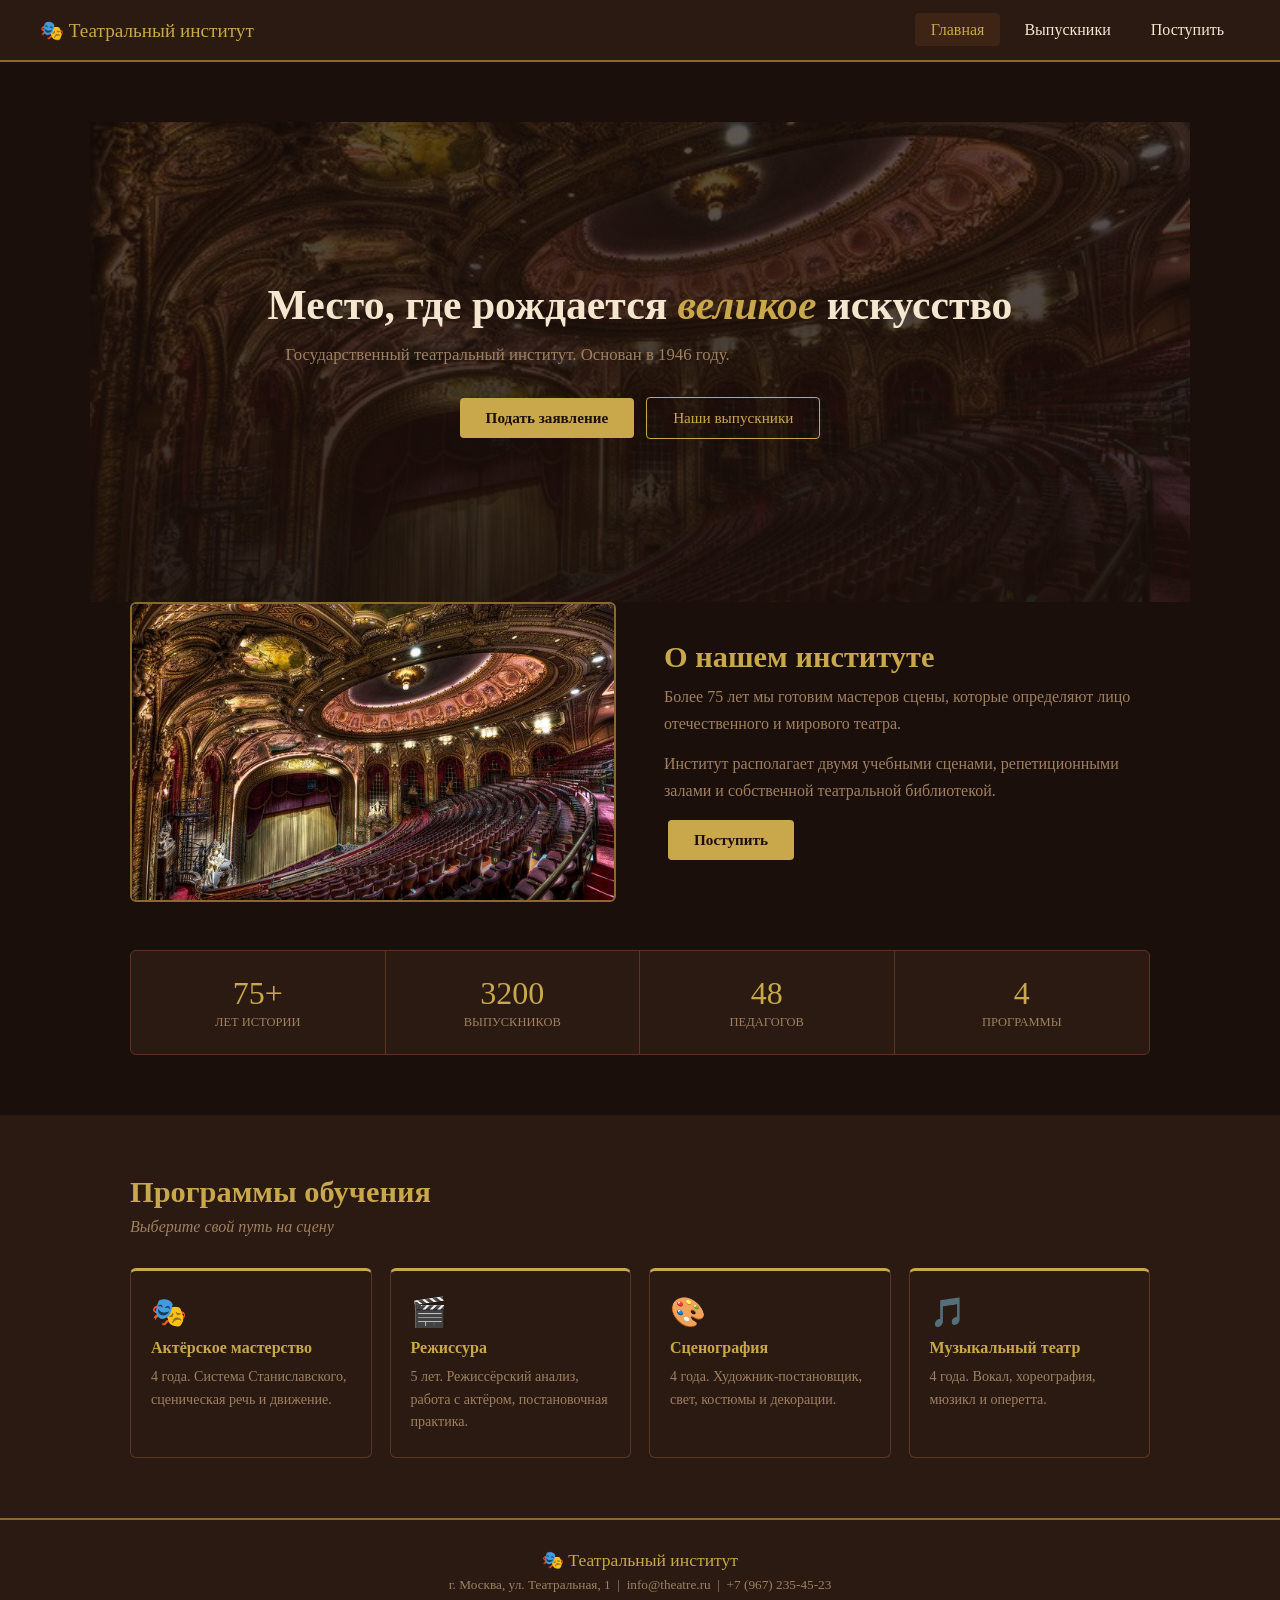
<file: frontend/index.html>
<!DOCTYPE html>
<html lang="ru">
<head>
    <meta charset="UTF-8">
    <title>Театральный институт</title>
    <link rel="stylesheet" href="style.css">
</head>
<body>

<header>
    <nav>
        <a href="index.html" class="logo">🎭 Театральный институт</a>
        <ul class="nav-links">
            <li><a href="index.html" class="active">Главная</a></li>
            <li><a href="graduates.html">Выпускники</a></li>
            <li><a href="apply.html">Поступить</a></li>
        </ul>
    </nav>
</header>

<main>

    <section class="hero" style="margin: 0 -40px;">
        <div>
            <h1>Место, где рождается <span>великое</span> искусство</h1>
            <p>Государственный театральный институт. Основан в 1946 году.</p>
            <a href="apply.html" class="btn btn-gold">Подать заявление</a>
            <a href="graduates.html" class="btn btn-outline">Наши выпускники</a>
        </div>
    </section>

    
    <div class="two-col">
        <img src="img/театр.jpg" alt="Сцена">
        <div>
            <h2 class="section-title">О нашем институте</h2>
            <p>Более 75 лет мы готовим мастеров сцены, которые определяют
            лицо отечественного и мирового театра.</p>
            <p>Институт располагает двумя учебными сценами, репетиционными
            залами и собственной театральной библиотекой.</p>
            

            <a href="apply.html" class="btn btn-gold">Поступить</a>
        </div>
    </div>

    <div class="stats">
        <div class="stat">
            <big>75+</big>
            <small>Лет истории</small>
        </div>
        <div class="stat">
            <big>3200</big>
            <small>Выпускников</small>
        </div>
        <div class="stat">
            <big>48</big>
            <small>Педагогов</small>
        </div>
        <div class="stat">
            <big>4</big>
            <small>Программы</small>
        </div>
    </div>

</main>

<div class="dark-section">
    <div class="inner">
        <h2 class="section-title">Программы обучения</h2>
        <p class="section-sub">Выберите свой путь на сцену</p>
        <div class="cards">
            <div class="card">
                <div class="icon">🎭</div>
                <h3>Актёрское мастерство</h3>
                <p>4 года. Система Станиславского, сценическая речь и движение.</p>
            </div>
            <div class="card">
                <div class="icon">🎬</div>
                <h3>Режиссура</h3>
                <p>5 лет. Режиссёрский анализ, работа с актёром, постановочная практика.</p>
            </div>
            <div class="card">
                <div class="icon">🎨</div>
                <h3>Сценография</h3>
                <p>4 года. Художник-постановщик, свет, костюмы и декорации.</p>
            </div>
            <div class="card">
                <div class="icon">🎵</div>
                <h3>Музыкальный театр</h3>
                <p>4 года. Вокал, хореография, мюзикл и оперетта.</p>
            </div>
        </div>
    </div>
</div>

<footer>
    <div class="logo">🎭 Театральный институт</div>
    <p>г. Москва, ул. Театральная, 1 &nbsp;|&nbsp; info@theatre.ru &nbsp;|&nbsp; +7 (967) 235-45-23</p>
</footer>

</body>
</html>
</file>
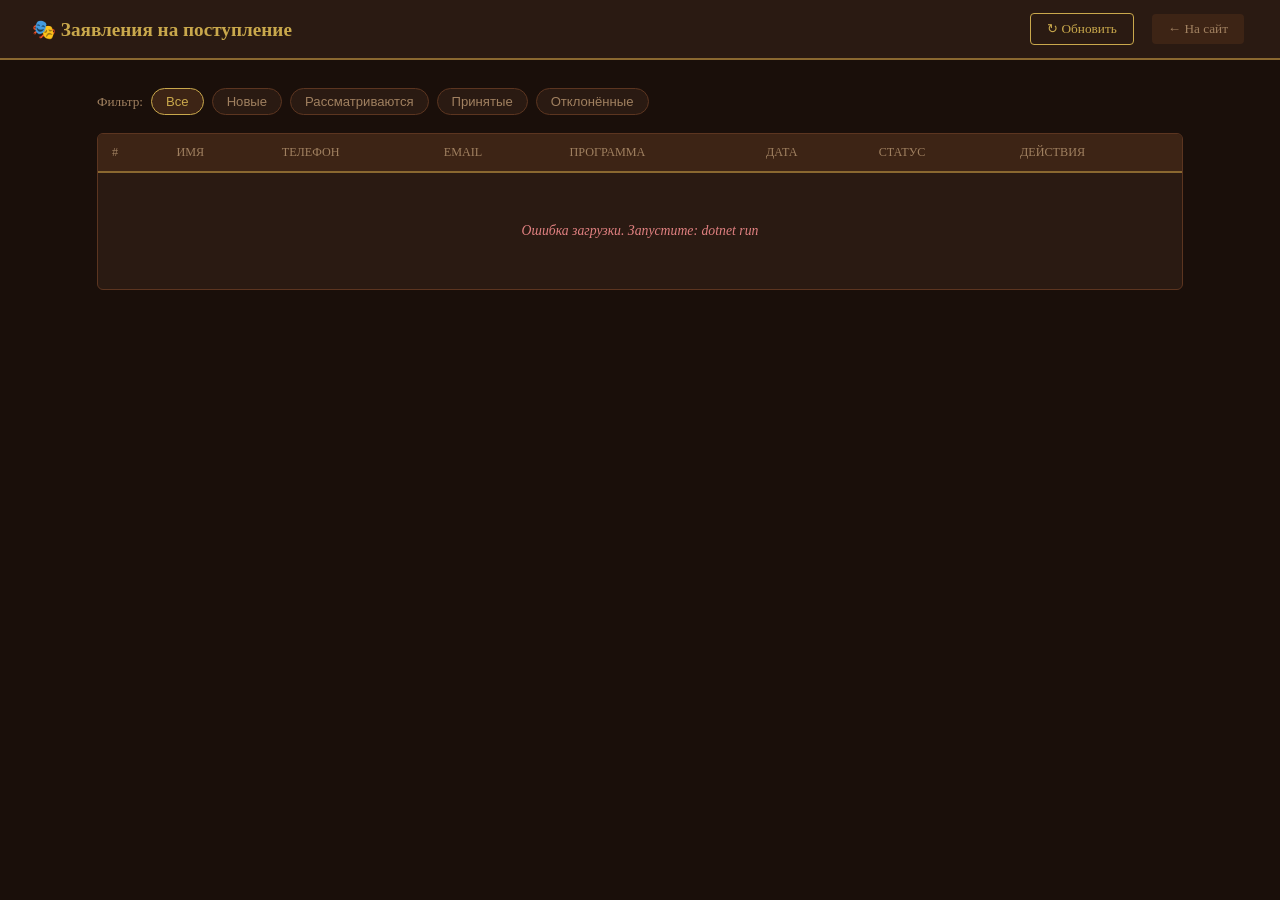
<file: frontend/admin.html>
<!DOCTYPE html>
<html lang="ru">
<head>
    <meta charset="UTF-8">
    <title>Админ — заявления</title>
    <link rel="stylesheet" href="style.css">
</head>
<body>

<div class="admin-header">
    <h1>🎭 Заявления на поступление</h1>
    <div style="display:flex; gap:10px; align-items:center;">
        <span id="count" style="color:#a08060; font-size:0.83rem;"></span>
        <button class="btn btn-outline" style="padding:7px 16px; font-size:0.83rem;" onclick="loadOrders()">↻ Обновить</button>
        <a href="index.html" class="btn" style="padding:7px 16px; font-size:0.83rem; background:#3d2415; color:#a08060;">← На сайт</a>
    </div>
</div>

<div class="admin-main">

    <div class="filters">
        <span>Фильтр:</span>
        <button class="f-btn on"  onclick="setFilter('all',               this)">Все</button>
        <button class="f-btn"     onclick="setFilter('Новая',             this)">Новые</button>
        <button class="f-btn"     onclick="setFilter('Рассматривается',   this)">Рассматриваются</button>
        <button class="f-btn"     onclick="setFilter('Принята',           this)">Принятые</button>
        <button class="f-btn"     onclick="setFilter('Отклонена',         this)">Отклонённые</button>
    </div>

    <div class="table-wrap">
        <table>
            <thead>
                <tr>
                    <th>#</th>
                    <th>Имя</th>
                    <th>Телефон</th>
                    <th>Email</th>
                    <th>Программа</th>
                    <th>Дата</th>
                    <th>Статус</th>
                    <th>Действия</th>
                </tr>
            </thead>
            <tbody id="ordersGrid">
                <tr><td colspan="8" class="empty">Загрузка...</td></tr>
            </tbody>
        </table>
    </div>

</div>

<script>
    const API = 'http://localhost:5002/api/applications';
    let orders = [];
    let currentFilter = 'all';

    async function loadOrders() {
        try {
            const res = await fetch(API);
            orders = await res.json();
            renderOrders(orders);
        } catch (error) {
            document.getElementById('ordersGrid').innerHTML =
                '<tr><td colspan="8" class="empty" style="color:#e08080;">Ошибка загрузки. Запустите: dotnet run</td></tr>';
        }
    }

    function setFilter(val, btn) {
        currentFilter = val;
        document.querySelectorAll('.f-btn').forEach(b => b.classList.remove('on'));
        btn.classList.add('on');
        const filtered = val === 'all' ? orders : orders.filter(o => o.status === val);
        renderOrders(filtered);
    }

    function getBadgeClass(status) {
        if (status === 'Новая')           return 'new';
        if (status === 'Рассматривается') return 'review';
        if (status === 'Принята')         return 'accepted';
        if (status === 'Отклонена')       return 'rejected';
        return 'new';
    }

    function renderOrders(list) {
        document.getElementById('count').textContent =
            'Показано: ' + list.length + ' из ' + orders.length;

        if (list.length === 0) {
            document.getElementById('ordersGrid').innerHTML =
                '<tr><td colspan="8" class="empty">Заявок нет.</td></tr>';
            return;
        }

        document.getElementById('ordersGrid').innerHTML = list
            .map(o => createRowHTML(o))
            .join('');
    }

    function createRowHTML(o) {
        const date = new Date(o.createdAt).toLocaleDateString('ru-RU');
        return `
            <tr>
                <td style="color:#a08060;">${o.id}</td>
                <td>${o.name}</td>
                <td style="color:#a08060;">${o.phone}</td>
                <td style="color:#a08060;">${o.email || '—'}</td>
                <td>${o.program}</td>
                <td style="color:#a08060;">${date}</td>
                <td><span class="badge ${getBadgeClass(o.status)}">${o.status}</span></td>
                <td><div class="acts">
                        <select onchange="changeStatus(${o.id}, this)">
                            <option value="">Статус ▾</option>
                            <option>Новая</option>
                            <option>Рассматривается</option>
                            <option>Принята</option>
                            <option>Отклонена</option>
                        </select>
                        <button class="del-btn" onclick="removeOrder(${o.id})">✕</button>
                    </div>
                </td>
            </tr>
        `;
    }

    async function changeStatus(id, sel) {
        const status = sel.value;
        if (!status) return;

        await fetch(`${API}/${id}/status`, {
            method: 'PUT',
            headers: { 'Content-Type': 'application/json' },
            body: JSON.stringify({ status })
        });

        const order = orders.find(o => o.id === id);
        if (order) order.status = status;
        sel.value = '';

        const filtered = currentFilter === 'all'
            ? orders
            : orders.filter(o => o.status === currentFilter);
        renderOrders(filtered);
    }

    async function removeOrder(id) {
        if (!confirm('Удалить заявку?')) return;

        await fetch(`${API}/${id}`, { method: 'DELETE' });
        orders = orders.filter(o => o.id !== id);

        const filtered = currentFilter === 'all'
            ? orders
            : orders.filter(o => o.status === currentFilter);
        renderOrders(filtered);
    }

    loadOrders();
</script>

</body>
</html>
</file>
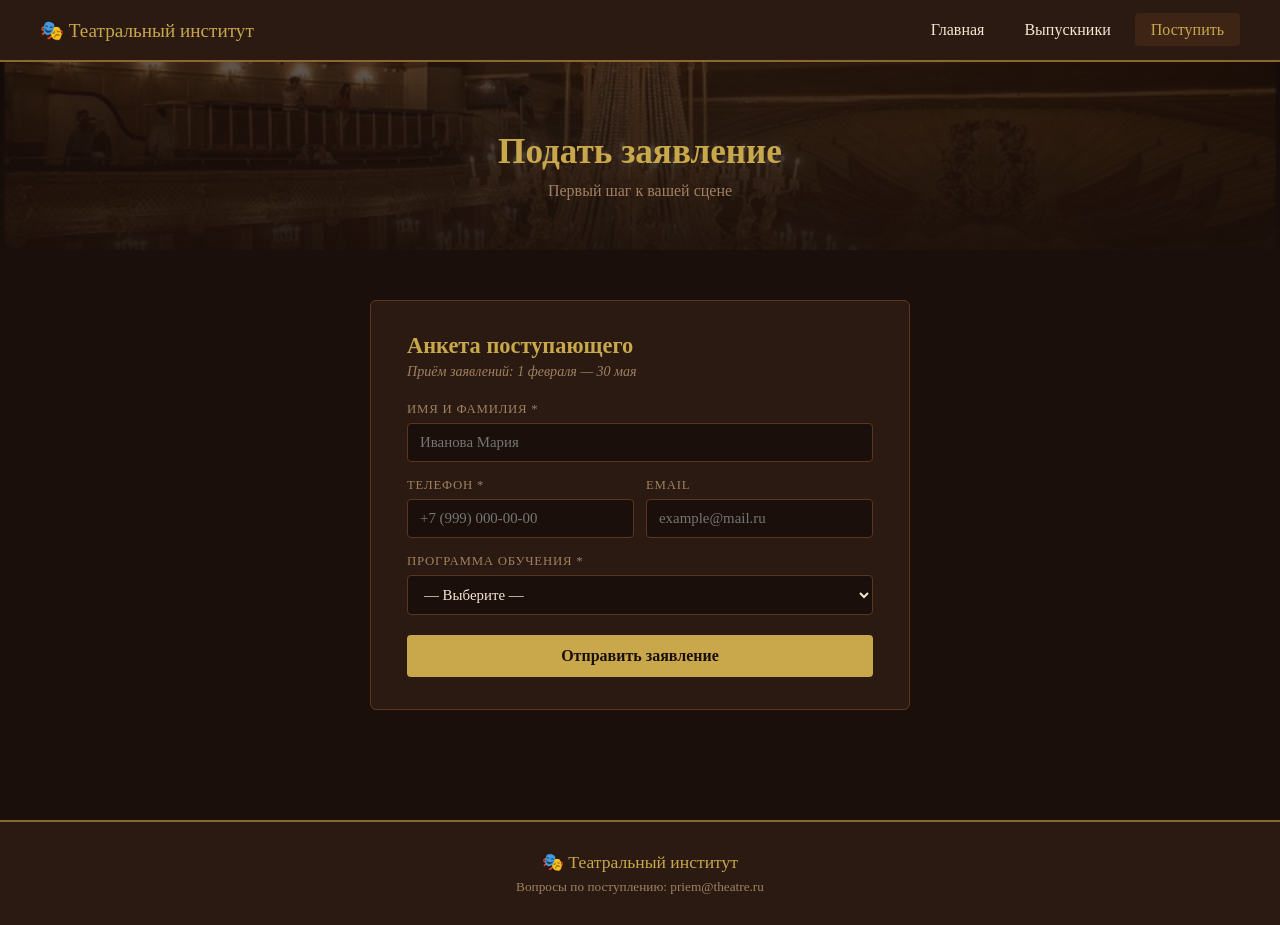
<file: frontend/apply.html>
<!DOCTYPE html>
<html lang="ru">
<head>
    <meta charset="UTF-8">
    <title>Поступить — Театральный институт</title>
    <link rel="stylesheet" href="style.css">
</head>
<body>

<header>
    <nav>
        <a href="index.html" class="logo">🎭 Театральный институт</a>
        <ul class="nav-links">
            <li><a href="index.html">Главная</a></li>
            <li><a href="graduates.html">Выпускники</a></li>
            <li><a href="apply.html" class="active">Поступить</a></li>
        </ul>
    </nav>
</header>

<div class="page-top">
    <h1>Подать заявление</h1>
    <p>Первый шаг к вашей сцене</p>
</div>

<div class="form-wrap">
    <div class="form-box">
        <h2>Анкета поступающего</h2>
        <p class="sub">Приём заявлений: 1 февраля — 30 мая</p>

        <div id="msgOk" class="msg ok">✓ Заявление принято! Свяжемся с вами в течение 5 дней.</div>
        <div id="msgErr" class="msg err">✗ Заполните все обязательные поля.</div>

        <div class="field">
            <label>Имя и фамилия *</label>
            <input type="text" id="name" placeholder="Иванова Мария">
        </div>

        <div class="row-2">
            <div class="field">
                <label>Телефон *</label>
                <input type="tel" id="phone" placeholder="+7 (999) 000-00-00">
            </div>
            <div class="field">
                <label>Email</label>
                <input type="email" id="email" placeholder="example@mail.ru">
            </div>
        </div>

        <div class="field">
            <label>Программа обучения *</label>
            <select id="program">
                <option value="">— Выберите —</option>
                <option>Актёрское мастерство</option>
                <option>Режиссура</option>
                <option>Сценография</option>
                <option>Музыкальный театр</option>
            </select>
        </div>

        <button class="form-btn" onclick="send()">Отправить заявление</button>
    </div>
</div>

<footer>
    <div class="logo">🎭 Театральный институт</div>
    <p>Вопросы по поступлению: priem@theatre.ru</p>
</footer>

<script>
    const API = 'http://localhost:5002/api/applications';

    async function send() {
        document.getElementById('msgOk').classList.remove('show');
        document.getElementById('msgErr').classList.remove('show');

        const name    = document.getElementById('name').value.trim();
        const phone   = document.getElementById('phone').value.trim();
        const email   = document.getElementById('email').value.trim();
        const program = document.getElementById('program').value;

        if (!name || !phone || !program) {
            document.getElementById('msgErr').classList.add('show');
            return;
        }

        try {
            const res = await fetch(API, {
                method: 'POST',
                headers: { 'Content-Type': 'application/json' },
                body: JSON.stringify({ name, phone, email, program })
            });

            if (!res.ok) throw new Error();

            document.getElementById('msgOk').classList.add('show');
            document.getElementById('name').value = '';
            document.getElementById('phone').value = '';
            document.getElementById('email').value = '';
            document.getElementById('program').value = '';

        } catch {
            document.getElementById('msgErr').textContent = '✗ Сервер не отвечает. Запустите API.';
            document.getElementById('msgErr').classList.add('show');
        }
    }
</script>

</body>
</html>
</file>
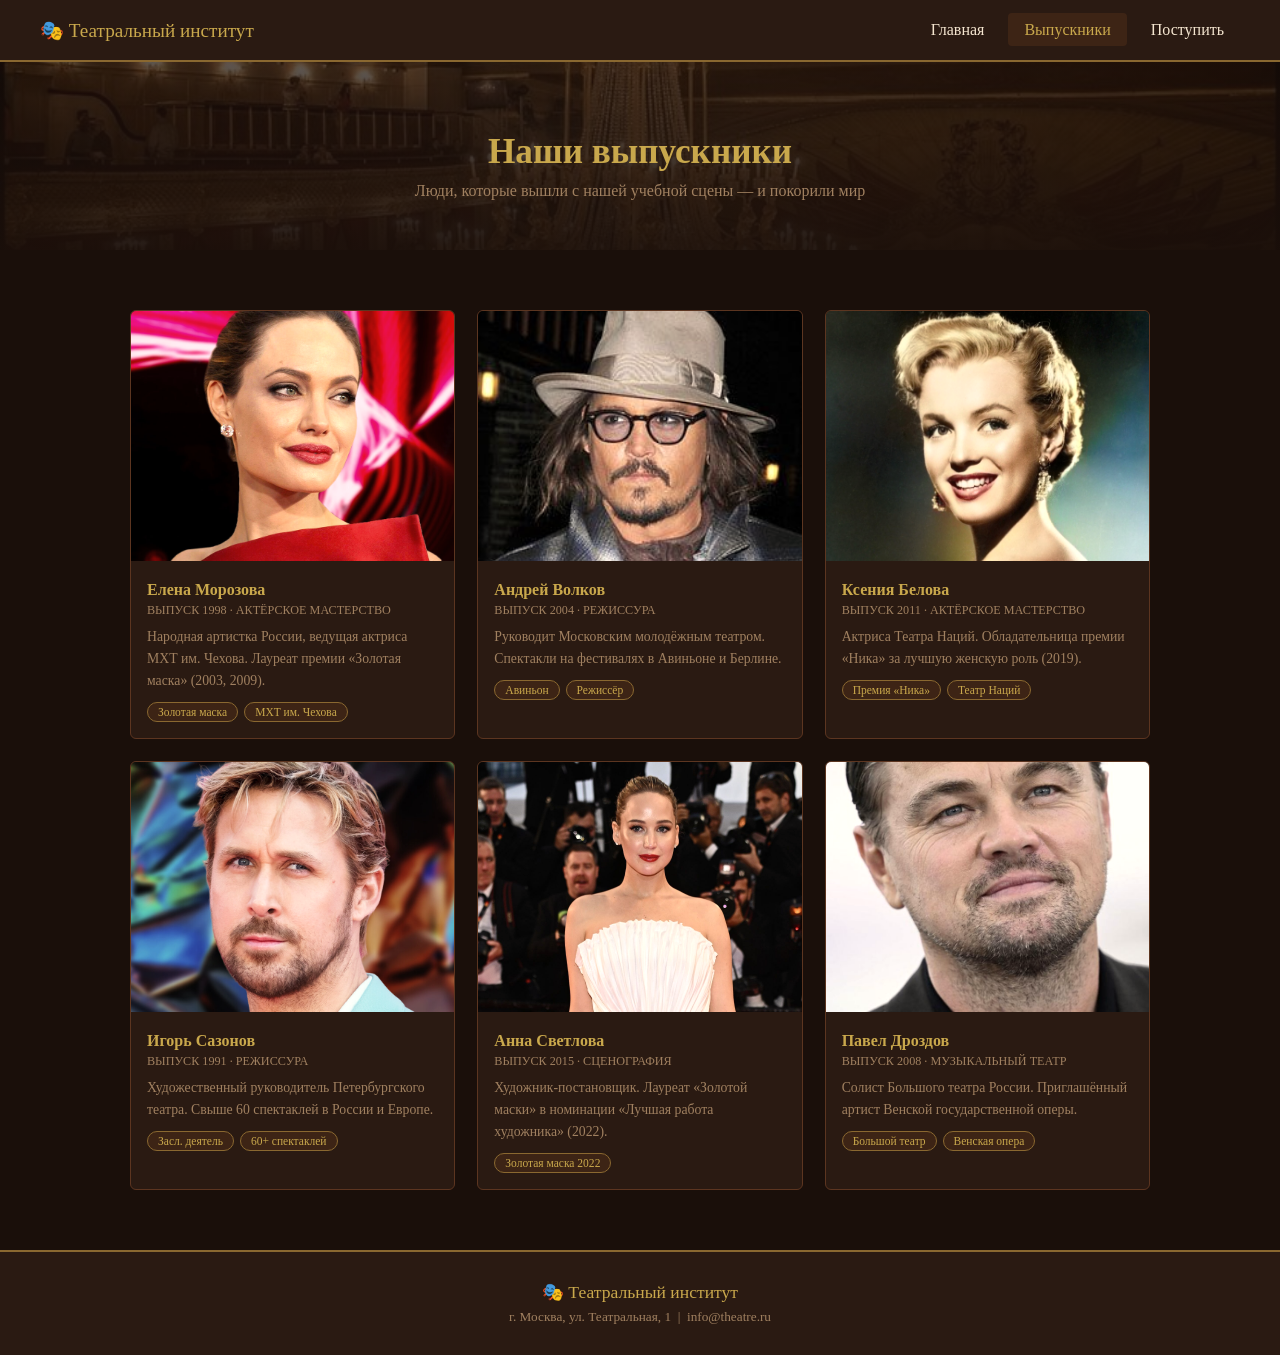
<file: frontend/graduates.html>
<!DOCTYPE html>
<html lang="ru">
<head>
    <meta charset="UTF-8">
    <title>Выпускники — Театральный институт</title>
    <link rel="stylesheet" href="style.css">
</head>
<body>

<header>
    <nav>
        <a href="index.html" class="logo">🎭 Театральный институт</a>
        <ul class="nav-links">
            <li><a href="index.html">Главная</a></li>
            <li><a href="graduates.html" class="active">Выпускники</a></li>
            <li><a href="apply.html">Поступить</a></li>
        </ul>
    </nav>
</header>

<div class="page-top">
    <h1>Наши выпускники</h1>
    <p>Люди, которые вышли с нашей учебной сцены — и покорили мир</p>
</div>

<main>
    <div class="grad-grid">
        <div class="grad-card">
            <img src="img/Елена Морозова.jpg" alt="">
            <div class="body">
                <h3>Елена Морозова</h3>
                <div class="year">Выпуск 1998 · Актёрское мастерство</div>
                <p>Народная артистка России, ведущая актриса МХТ им. Чехова.
                Лауреат премии «Золотая маска» (2003, 2009).</p>
                <div class="tags">
                    <span class="tag">Золотая маска</span>
                    <span class="tag">МХТ им. Чехова</span>
                </div>
            </div>
        </div>

        <div class="grad-card">
            <img src="img/Андрей Волков.jpg" alt="">
            <div class="body">
                <h3>Андрей Волков</h3>
                <div class="year">Выпуск 2004 · Режиссура</div>
                <p>Руководит Московским молодёжным театром. Спектакли
                на фестивалях в Авиньоне и Берлине.</p>
                <div class="tags">
                    <span class="tag">Авиньон</span>
                    <span class="tag">Режиссёр</span>
                </div>
            </div>
        </div>

        <div class="grad-card">
            <img src="img/Ксения Белова.jpg" alt="">
            <div class="body">
                <h3>Ксения Белова</h3>
                <div class="year">Выпуск 2011 · Актёрское мастерство</div>
                <p>Актриса Театра Наций. Обладательница премии «Ника»
                за лучшую женскую роль (2019).</p>
                <div class="tags">
                    <span class="tag">Премия «Ника»</span>
                    <span class="tag">Театр Наций</span>
                </div>
            </div>
        </div>

        <div class="grad-card">
            <img src="img/Игорь Сазонов.jpg" alt="">
            <div class="body">
                <h3>Игорь Сазонов</h3>
                <div class="year">Выпуск 1991 · Режиссура</div>
                <p>Художественный руководитель Петербургского театра.
                Свыше 60 спектаклей в России и Европе.</p>
                <div class="tags">
                    <span class="tag">Засл. деятель</span>
                    <span class="tag">60+ спектаклей</span>
                </div>
            </div>
        </div>

        <div class="grad-card">
            <img src="img/Анна Светлова.jpg" alt="">
            <div class="body">
                <h3>Анна Светлова</h3>
                <div class="year">Выпуск 2015 · Сценография</div>
                <p>Художник-постановщик. Лауреат «Золотой маски»
                в номинации «Лучшая работа художника» (2022).</p>
                <div class="tags">
                    <span class="tag">Золотая маска 2022</span>
                </div>
            </div>
        </div>

        <div class="grad-card">
            <img src="img/Павел Дроздов.jpg" alt="">
            <div class="body">
                <h3>Павел Дроздов</h3>
                <div class="year">Выпуск 2008 · Музыкальный театр</div>
                <p>Солист Большого театра России.
                Приглашённый артист Венской государственной оперы.</p>
                <div class="tags">
                    <span class="tag">Большой театр</span>
                    <span class="tag">Венская опера</span>
                </div>
            </div>
        </div>

    </div>
</main>

<footer>
    <div class="logo">🎭 Театральный институт</div>
    <p>г. Москва, ул. Театральная, 1 &nbsp;|&nbsp; info@theatre.ru</p>
</footer>

</body>
</html>
</file>
<file: frontend/style.css>
* {
    margin: 0;
    padding: 0;
    box-sizing: border-box;
}

body {
    background-color: #1a0f0a;
    color: #f5e6d0;
    font-family: Georgia, serif;
}

header {
    background-color: #2a1a12;
    border-bottom: 2px solid #8a6830;
    padding: 0 40px;
}

nav {
    display: flex;
    align-items: center;
    justify-content: space-between;
    height: 60px;
}

.logo {
    color: #c9a84c;
    font-size: 1.2rem;
    text-decoration: none;
}

.nav-links {
    list-style: none;
    display: flex;
    gap: 8px;
}

.nav-links a {
    color: #f5e6d0;
    text-decoration: none;
    padding: 8px 16px;
    border-radius: 4px;
}

.nav-links a:hover,
.nav-links a.active {
    background-color: #3d2415;
    color: #c9a84c;
}

.hero {
    background:
        linear-gradient(rgba(26,15,10,0.7), rgba(26,15,10,0.9)),
        url('img/театр.jpg')
        center / cover no-repeat;
    min-height: 480px;
    display: flex;
    align-items: center;
    justify-content: center;
    text-align: center;
    padding: 40px 20px;
}

.hero h1 {
    font-size: 2.6rem;
    color: #f5e6d0;
    margin-bottom: 16px;
}

.hero h1 span {
    color: #c9a84c;
    font-style: italic;
}

.hero p {
    color: #a08060;
    font-size: 1.05rem;
    margin-bottom: 28px;
    max-width: 480px;
}

.btn {
    display: inline-block;
    padding: 11px 26px;
    border-radius: 4px;
    font-family: Georgia, serif;
    font-size: 0.95rem;
    text-decoration: none;
    cursor: pointer;
    border: none;
    margin: 4px;
}

.btn-gold {
    background-color: #c9a84c;
    color: #1a0f0a;
    font-weight: bold;
}

.btn-gold:hover {
    background-color: #e8c36a;
}

.btn-outline {
    background-color: transparent;
    color: #c9a84c;
    border: 1.5px solid #c9a84c;
}

.btn-outline:hover {
    background-color: #c9a84c;
    color: #1a0f0a;
}

main {
    max-width: 1100px;
    margin: 0 auto;
    padding: 60px 40px;
}

.section-title {
    font-size: 1.9rem;
    color: #c9a84c;
    margin-bottom: 8px;
}

.section-sub {
    color: #a08060;
    font-style: italic;
    margin-bottom: 32px;
}

.two-col {
    display: grid;
    grid-template-columns: 1fr 1fr;
    gap: 48px;
    align-items: center;
    margin-bottom: 48px;
}

.two-col img {
    width: 100%;
    height: 300px;
    object-fit: cover;
    border-radius: 6px;
    border: 2px solid #8a6830;
}

.two-col p {
    color: #a08060;
    line-height: 1.7;
    margin-bottom: 12px;
}

.stats {
    display: grid;
    grid-template-columns: repeat(4, 1fr);
    background-color: #2a1a12;
    border: 1px solid #5c3520;
    border-radius: 6px;
    margin-top: 16px;
}

.stat {
    text-align: center;
    padding: 24px 16px;
    border-right: 1px solid #5c3520;
}

.stat:last-child {
    border-right: none;
}

.stat big {
    display: block;
    font-size: 2rem;
    color: #c9a84c;
}

.stat small {
    color: #a08060;
    font-size: 0.78rem;
    text-transform: uppercase;
}

.cards {
    display: grid;
    grid-template-columns: repeat(auto-fit, minmax(230px, 1fr));
    gap: 18px;
    margin-top: 28px;
}

.card {
    background-color: #2a1a12;
    border: 1px solid #5c3520;
    border-top: 3px solid #c9a84c;
    border-radius: 6px;
    padding: 24px 20px;
}

.card .icon {
    font-size: 1.8rem;
    margin-bottom: 10px;
}

.card h3 {
    color: #c9a84c;
    margin-bottom: 8px;
    font-size: 1rem;
}

.card p {
    color: #a08060;
    font-size: 0.88rem;
    line-height: 1.6;
}

.dark-section {
    background-color: #2a1a12;
    padding: 60px 0;
}

.dark-section .inner {
    max-width: 1100px;
    margin: 0 auto;
    padding: 0 40px;
}

.page-top {
    background:
        linear-gradient(rgba(26,15,10,0.7), rgba(26,15,10,0.95)),
        url('img/подстраница.jpg')center / cover no-repeat;
    padding: 70px 20px 50px;
    text-align: center;
}

.page-top h1 {
    font-size: 2.2rem;
    color: #c9a84c;
    margin-bottom: 10px;
}

.page-top p {
    color: #a08060;
}

.grad-grid {
    display: grid;
    grid-template-columns: repeat(auto-fill, minmax(250px, 1fr));
    gap: 22px;
}

.grad-card {
    background-color: #2a1a12;
    border: 1px solid #5c3520;
    border-radius: 6px;
    overflow: hidden;
}

.grad-card:hover {
    border-color: #8a6830;
}

.grad-card img {
    width: 100%;
    height: 250px;
    object-fit: cover;
    filter: sepia(15%);
}

.grad-card:hover img {
    filter: sepia(0%);
}

.grad-card .body {
    padding: 16px;
}

.grad-card h3 {
    color: #c9a84c;
    font-size: 1rem;
    margin-bottom: 4px;
}

.grad-card .year {
    color: #a08060;
    font-size: 0.76rem;
    text-transform: uppercase;
    margin-bottom: 8px;
}

.grad-card p {
    color: #a08060;
    font-size: 0.86rem;
    line-height: 1.6;
}

.tags {
    display: flex;
    flex-wrap: wrap;
    gap: 6px;
    margin-top: 10px;
}

.tag {
    background-color: #3d2415;
    color: #c9a84c;
    border: 1px solid #8a6830;
    border-radius: 20px;
    padding: 3px 10px;
    font-size: 0.72rem;
}

.form-wrap {
    max-width: 580px;
    margin: 50px auto;
    padding: 0 20px 60px;
}

.form-box {
    background-color: #2a1a12;
    border: 1px solid #5c3520;
    border-radius: 6px;
    padding: 32px 36px;
}

.form-box h2 {
    color: #c9a84c;
    font-size: 1.4rem;
    margin-bottom: 4px;
}

.form-box .sub {
    color: #a08060;
    font-style: italic;
    font-size: 0.88rem;
    margin-bottom: 22px;
}

.field {
    margin-bottom: 16px;
}

.field label {
    display: block;
    font-size: 0.8rem;
    color: #a08060;
    text-transform: uppercase;
    letter-spacing: 0.06em;
    margin-bottom: 6px;
}

.field input,
.field select {
    width: 100%;
    background-color: #1a0f0a;
    border: 1.5px solid #5c3520;
    border-radius: 4px;
    color: #f5e6d0;
    font-family: Georgia, serif;
    font-size: 0.93rem;
    padding: 10px 12px;
    outline: none;
}

.field input:focus,
.field select:focus {
    border-color: #c9a84c;
}

.field select option {
    background-color: #2a1a12;
}

.row-2 {
    display: grid;
    grid-template-columns: 1fr 1fr;
    gap: 12px;
}

.form-btn {
    width: 100%;
    padding: 12px;
    background-color: #c9a84c;
    color: #1a0f0a;
    border: none;
    border-radius: 4px;
    font-family: Georgia, serif;
    font-size: 1rem;
    font-weight: bold;
    cursor: pointer;
    margin-top: 4px;
}

.form-btn:hover {
    background-color: #e8c36a;
}

.msg {
    padding: 11px 14px;
    border-radius: 4px;
    font-size: 0.88rem;
    margin-bottom: 14px;
    display: none;
}

.msg.ok {
    background-color: rgba(60,100,60,0.3);
    border: 1px solid #4a8a4a;
    color: #a0e0a0;
}

.msg.err {
    background-color: rgba(120,40,40,0.3);
    border: 1px solid #8a4040;
    color: #e0a0a0;
}

.msg.show {
    display: block;
}

.admin-header {
    background-color: #2a1a12;
    border-bottom: 2px solid #8a6830;
    padding: 0 32px;
    display: flex;
    align-items: center;
    justify-content: space-between;
    height: 60px;
}

.admin-header h1 {
    color: #c9a84c;
    font-size: 1.2rem;
}

.admin-main {
    max-width: 1150px;
    margin: 28px auto;
    padding: 0 32px;
}

.filters {
    display: flex;
    gap: 8px;
    flex-wrap: wrap;
    align-items: center;
    margin-bottom: 18px;
}

.filters span {
    color: #a08060;
    font-size: 0.83rem;
}

.f-btn {
    padding: 5px 14px;
    border-radius: 20px;
    background-color: #2a1a12;
    border: 1px solid #5c3520;
    color: #a08060;
    font-size: 0.82rem;
    cursor: pointer;
}

.f-btn:hover,
.f-btn.on {
    border-color: #c9a84c;
    color: #c9a84c;
    background-color: #3d2415;
}

.table-wrap {
    background-color: #2a1a12;
    border: 1px solid #5c3520;
    border-radius: 6px;
    overflow:hidden;
}

table {
    width: 100%;
    border-collapse: collapse;
}

thead tr {
    background-color: #3d2415;
    border-bottom: 2px solid #8a6830;
}

thead th {
    padding: 11px 14px;
    text-align: left;
    font-size: 0.76rem;
    text-transform: uppercase;
    color: #a08060;
    font-weight: normal;
}

tbody tr {
    border-bottom: 1px solid #5c3520;
}

tbody tr:last-child {
    border-bottom: none;
}

tbody tr:hover {
    background-color: rgba(92,53,32,0.2);
}

tbody td {
    padding: 11px 14px;
    font-size: 0.86rem;
    vertical-align: middle;
}

.badge {
    display: inline-block;
    padding: 3px 10px;
    border-radius: 10px;
    font-size: 0.74rem;
}

.badge.new      { background: rgba(70,90,120,0.3);  color: #8ab0e0; border: 1px solid #4a6a9a; }
.badge.review   { background: rgba(120,90,40,0.3);  color: #e0c080; border: 1px solid #9a7040; }
.badge.accepted { background: rgba(40,90,60,0.3);   color: #80d0a0; border: 1px solid #408060; }
.badge.rejected { background: rgba(100,40,40,0.3);  color: #e08080; border: 1px solid #804040; }

.acts {
    display: flex;
    gap: 6px;
}

.acts select {
    background-color: #1a0f0a;
    color: #a08060;
    border: 1px solid #5c3520;
    border-radius: 4px;
    padding: 5px 7px;
    font-size: 0.77rem;
    cursor: pointer;
    outline: none;
}

.acts select:focus {
    border-color: #c9a84c;
}

.del-btn {
    background-color: #5a1a1a;
    color: #e08080;
    border: 1px solid #8a4040;
    border-radius: 4px;
    padding: 5px 10px;
    font-size: 0.78rem;
    cursor: pointer;
}

.del-btn:hover {
    background-color: #7a2020;
}

.empty {
    text-align: center;
    padding: 50px;
    color: #a08060;
    font-style: italic;
}

footer {
    background-color: #2a1a12;
    border-top: 2px solid #8a6830;
    text-align: center;
    padding: 30px 20px;
    color: #a08060;
    font-size: 0.83rem;
}

footer .logo {
    color: #c9a84c;
    font-size: 1.1rem;
    margin-bottom: 6px;
}
</file>
